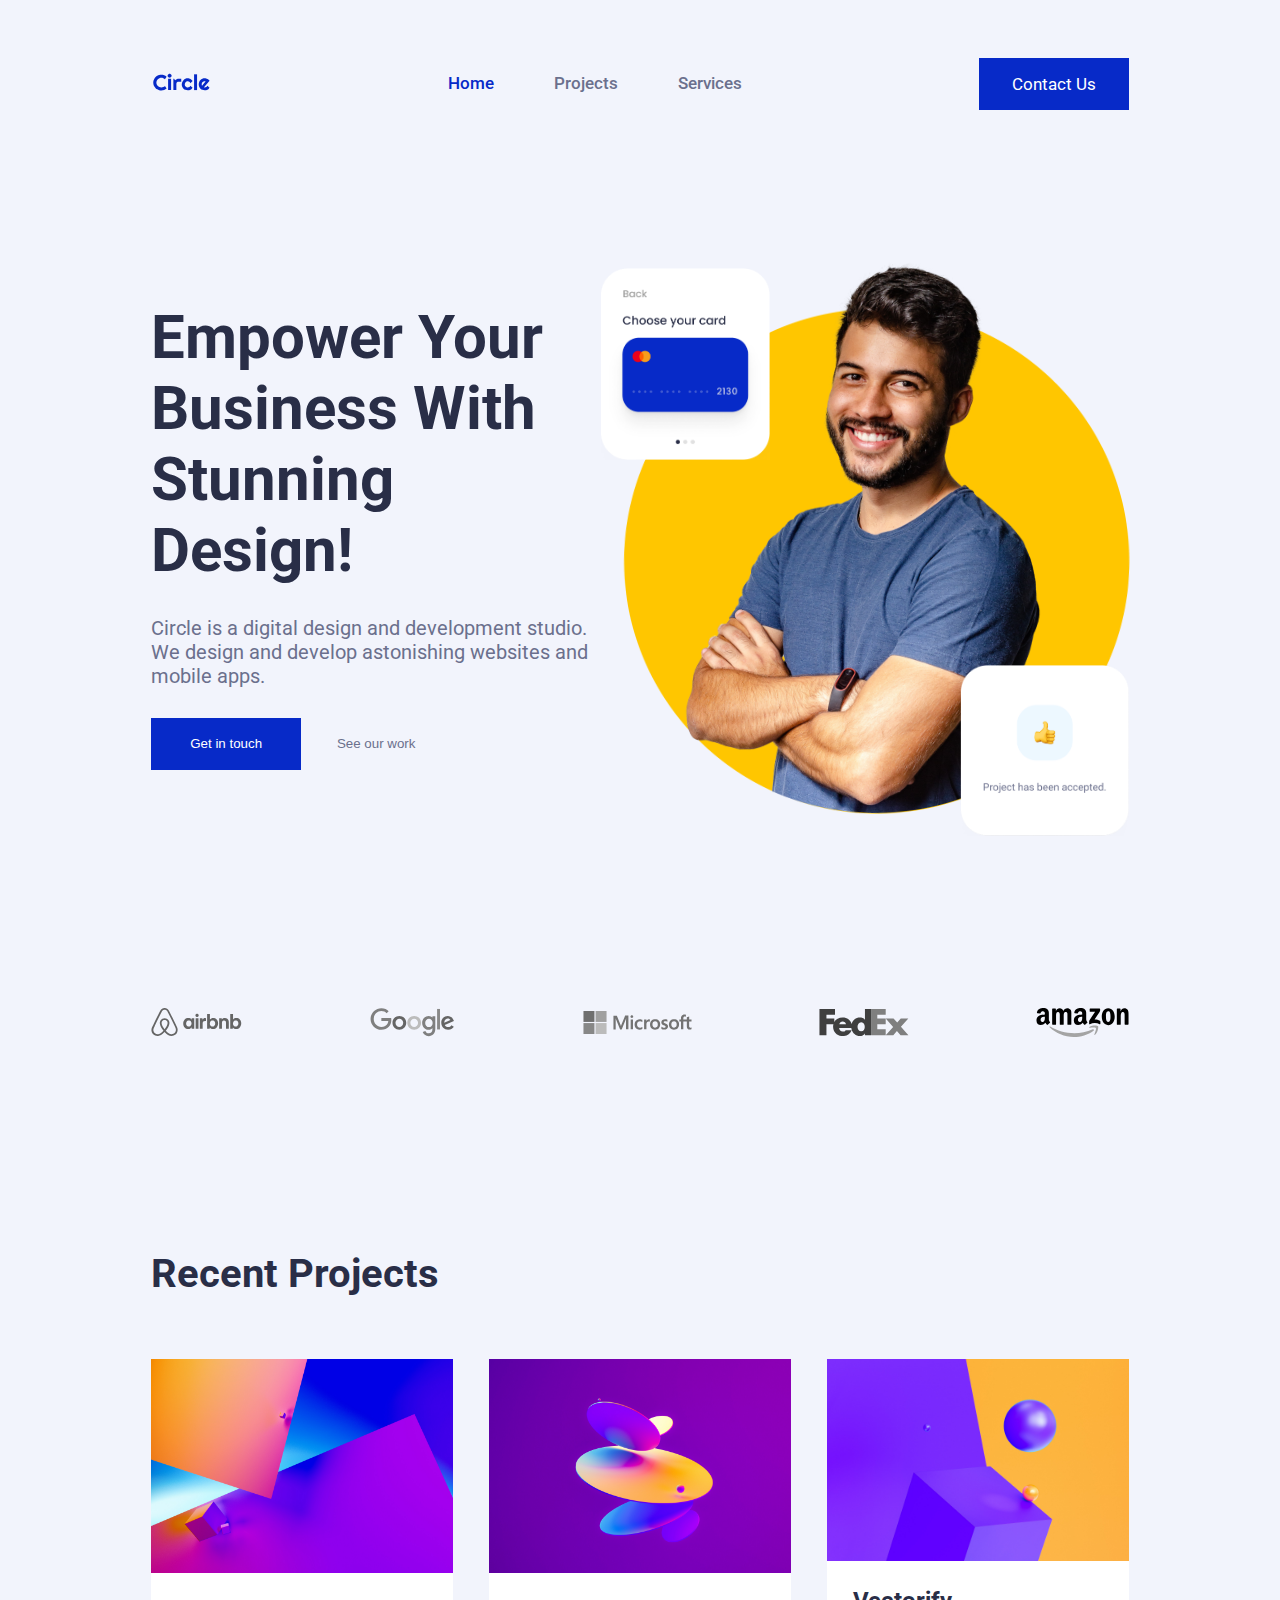
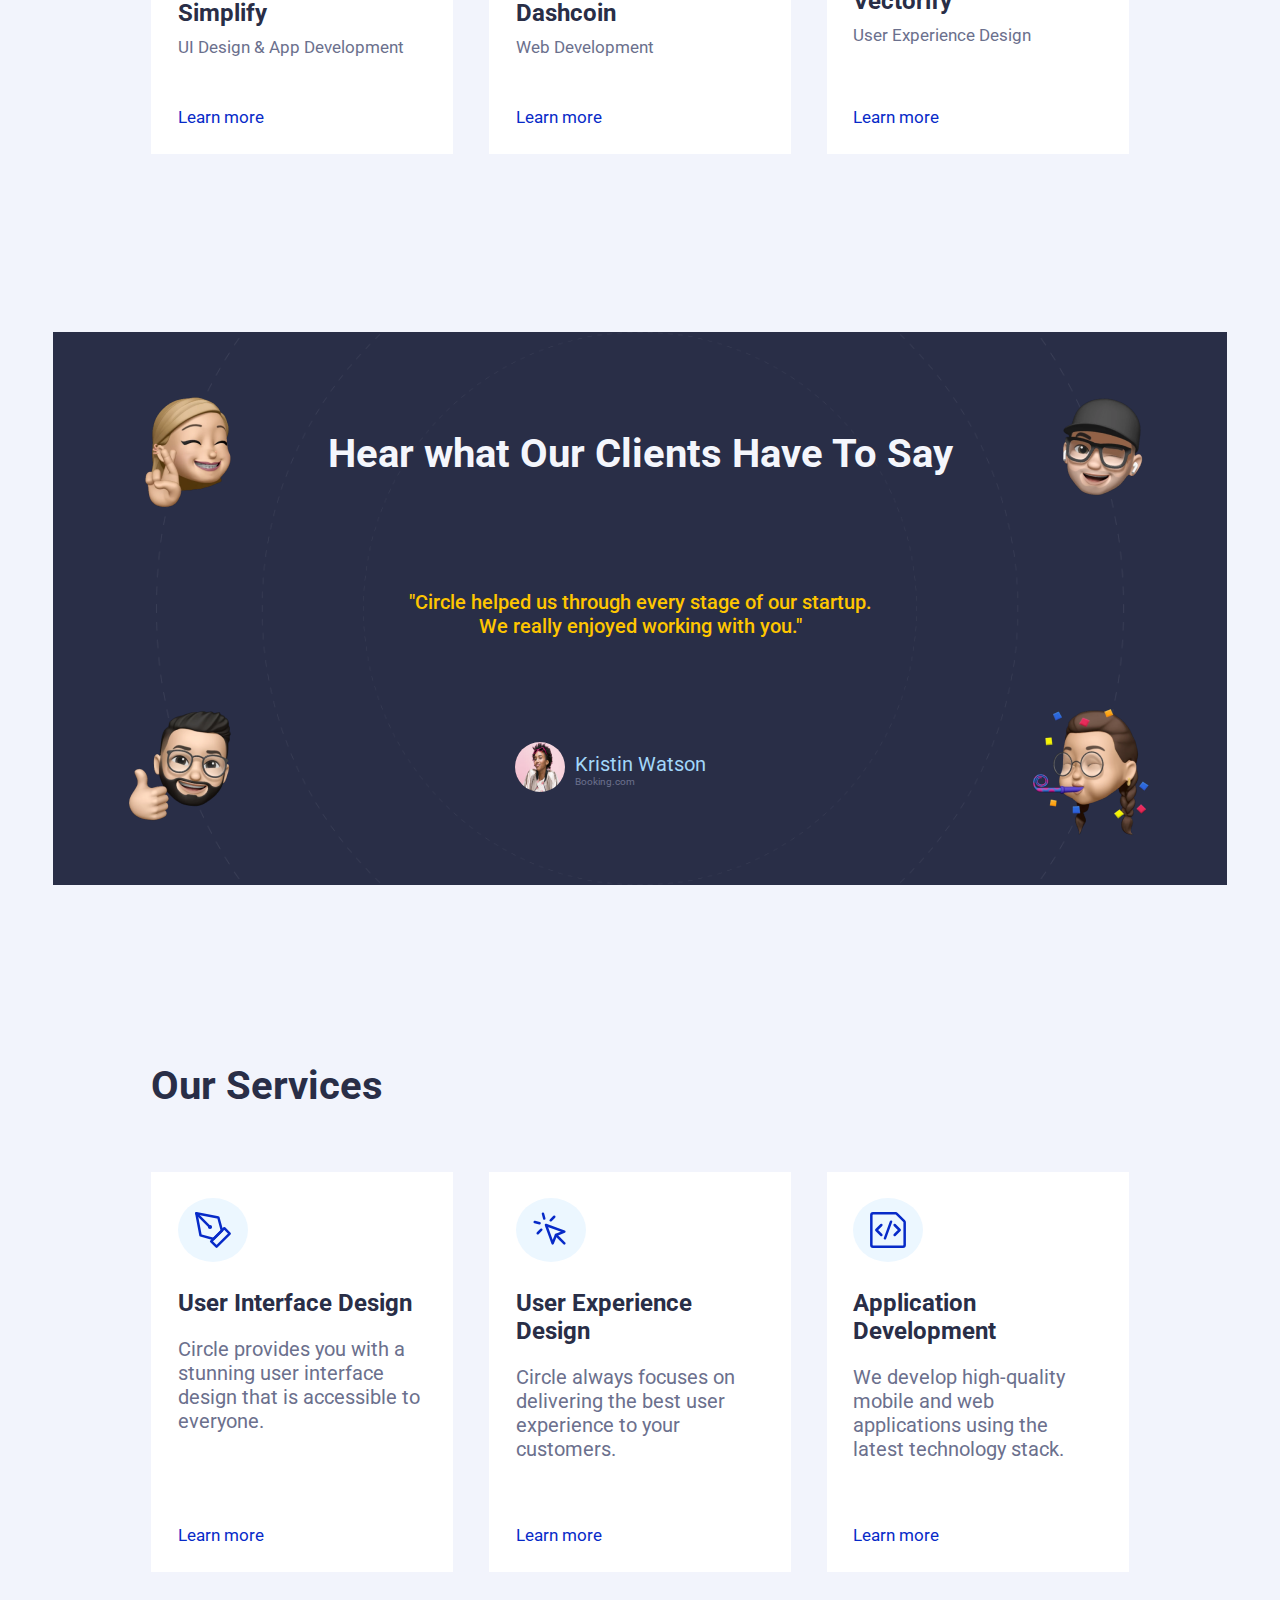
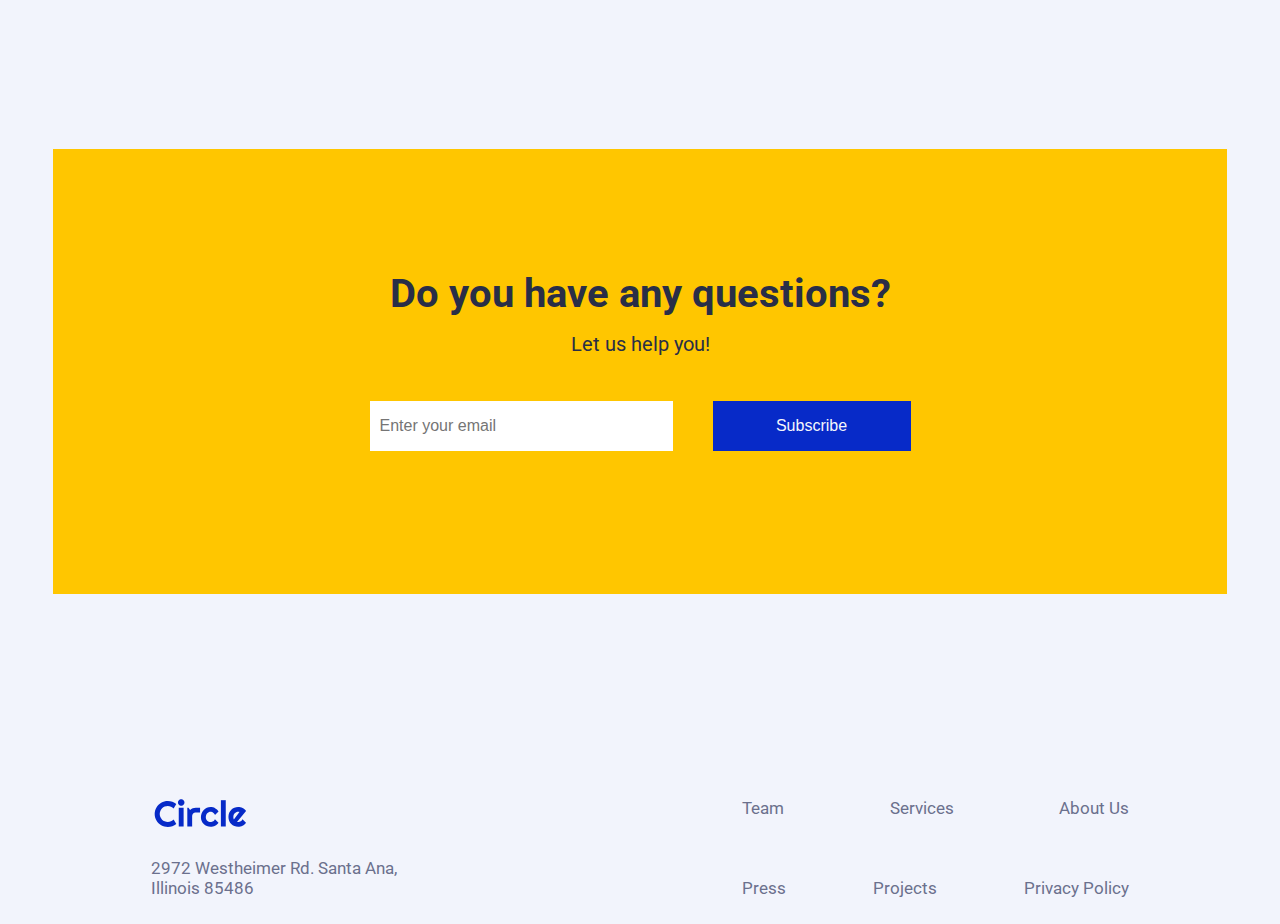
<file: pages/homePage.html>
<!DOCTYPE html>
<html lang="en">
    <head>
        <meta charset="UTF-8">
        <meta name="viewport" content="width=device-width, initial-scale=1.0">
        <title>Document</title>
        <link rel="stylesheet" href="./styles/_colors.css">
        <link rel="stylesheet" href="./styles/_fonts.css">
        <link rel="stylesheet" href="homePage.css">
        <script src="./homePage.js" defer></script>
    </head>
    <body>
        <header>
            <nav class = "logo">
                <img src="../projectAssets/logos/circle.svg" alt="Logo-circle">
            </nav>
            <nav class="nav-container">
                <div class = "menu">
                    <ul>
                        <li><a id="homeLink" href="#">Home</a></li>
                        <li><a id="goToProjects" href="#">Projects</a></li>
                        <li><a id="goToServices" href="#">Services</a></li>
                    </ul>
                </div>
                <div class="hamburger-menu" id="hamburgerMenu">
                    <span></span>
                    <span></span>
                    <span></span>
                </div>
            </nav>
            <button class="contact-button" id="contactButton">Contact Us</button>
        </header>
        
        <section>
        <div class = "heroSection">
            <div class="text-heroSection">
                <h1>Empower Your Business With Stunning Design!</h1>
                <p>Circle is a digital design and development studio. We design and develop astonishing websites and mobile apps.</p>
                <div class="buttons">
                    <button class="buttonA" id="goToContact">Get in touch</button>
                    <button class="buttonB" id="goToProjectsSeccion">See our work</button>
                </div>
            </div>            
            
            <div class="images-heroSection">
                <img class="xulo"  src="../projectAssets/hero-section/hero-image.png" alt="Hero Image">
                <img class="targeta" src="../projectAssets/hero-section/card-1.png" alt="Hero Image 2">
                <img class="dit" src="../projectAssets/hero-section/card-2.png" alt="Hero Image 3">
            </div>
        </div>
        </section>
        <section class = "clientSection">
            <div class = "clientLogos">
                
                    <div>
                        <img class="airbnb" src="../projectAssets/logos/airbnb-logo.svg" alt="Client 1">
                    </div>
                    <div>
                        <img class="google" src="../projectAssets/logos/google-logo.svg" alt="Client 2">
                    </div>
                    <div>
                        <img class="microsoft" src="../projectAssets/logos/microsoft-logo.svg" alt="Client 3">
                    </div>
                    <div>
                        <img class="fedex" src="../projectAssets/logos/fedex-logo.svg" alt="Client 4">
                    </div>
                    <div>
                        <img class="amazon" src="../projectAssets/logos/amazon-logo.svg" alt="Client 5">
                    </div>
                
            </div>
        </section>
        <section class = "projectSection" id="projects">
            <h3>Recent Projects</h3>
            <div class = "projectCards">
                <div class = "projectCard">
                    <img src="../projectAssets/projects-section/1.jpg" alt="Project 1">
                    <div class="text-card">
                        <h4>Simplify</h4>
                        <p>UI Design & App Development</p>
                        <a id="goToSimplify" href="#">Learn more</a>
                    </div>
                </div>
                <div class = "projectCard">
                    <img src="../projectAssets/projects-section/2.jpg" alt="Project 2">
                    <div class="text-card">
                        <h4>Dashcoin</h4>
                        <p>Web Development</p>
                        <a data-id="2" href="#">Learn more</a>
                    </div>
                </div>
                <div class = "projectCard">
                    <img src="../projectAssets/projects-section/3.jpg" alt="Project 3">
                    <div class="text-card">
                        <h4>Vectorify</h4>
                        <p>User Experience Design</p>
                        <a data-id="3" href="#">Learn more</a>
                    </div>
                </div>
            </div>
        </section>
        <section>
            <div class = "TestimonialSection">
                <div class="letters">
                    <h3>Hear what Our Clients Have To Say</h3>
                    <p class="yellow-text">"Circle helped us through every stage of our startup.<br>We really enjoyed working with you."</p>     
                    <div class = "client-info">
                        <p class="client1">Kristin Watson</p>
                        <p class="source">Booking.com</p>
                        <img src="..\projectAssets\testimonial-section\profile.png" alt="Kristin picture">
                    </div>
                </div>
                <div class = "emojis">
                    <div class="row">
                        <img src="..\projectAssets\testimonial-section\memoji-1.png" alt="Emoji 1">
                        <img src="..\projectAssets\testimonial-section\memoji-2.png" alt="Emoji 2">
                    </div>
                    <div class="row">
                        <img src="..\projectAssets\testimonial-section\memoji-3.png" alt="Emoji 3">
                        <img src="..\projectAssets\testimonial-section\memoji-4.png" alt="Emoji 4">    
                    </div>
                </div>
            </div>
        </section>
        <section class="serviceSection" id="servicesPart">
            <h3>Our Services</h3>
            <div class="services">
                <div class="serviceCard">
                    <div class="icon-round">
                        <img src="../projectAssets/services-section/icons/1.svg">
                    </div>
                    <div class="text-card-service">
                        <h4>User Interface Design</h4>
                        <p>Circle provides you with a stunning user interface design that is accessible to everyone.</p>
                        <a id="error" href="#">Learn more</a>
                    </div>
                </div>
                <div class="serviceCard">
                    <div class="icon-round">
                        <img src="../projectAssets/services-section/icons/2.svg">
                    </div>
                    <div class="text-card-service">
                        <h4>User Experience Design</h4>
                        <p>Circle always focuses on delivering the best user experience to your customers.</p>
                        <a id="error" href="#">Learn more</a>
                    </div>
                </div>
                <div class="serviceCard">
                    <div class="icon-round">
                        <img src="../projectAssets/services-section/icons/3.svg">
                    </div>
                    <div class="text-card-service">
                        <h4>Application Development</h4>
                        <p>We develop high-quality mobile and web applications using the latest technology stack.</p>
                        <a id="error" href="#">Learn more</a>
                    </div>
            </div>
        </section>
        <section class="CTASection">
            <div>
                <h3>Do you have any questions?</h3>
                <p>Let us help you!</p>
                <form id="subscribeForm">
                    <input type="email" id="email" placeholder="Enter your email" required>
                    <span class="error" id="emailError"></span>
                    <button type="submit">Subscribe</button>
                </form>
            </div>
        </section>
        
        <footer class="footer">
            <div class="leftside">
                <img src="../projectAssets/logos/circle.svg" alt="Logo-circle">
                <p>2972 Westheimer Rd. Santa Ana, <br>Illinois 85486</p>
            </div>
            <div class="rightside">
                <ul class="raw">
                    <li><a id="error" href="./error.html">Team</a></li>
                    <li><a id="goToServicesB" href="#servicesPart">Services</a></li>
                    <li><a id="error" href="./error.html">About Us</a></li>
                </ul>
                <ul class="raw">
                    <li><a id="error" href="./error.html">Press</a></li>
                    <li><a id="goToProjectsB" href="#projects">Projects</a></li>
                    <li><a id="error" href="./error.html">Privacy Policy</a></li>
                </ul>
            </div>
        </footer>
        <script src="homePage.js"></script>
    </body>
</html>
</file>
<file: pages/styles/_colors.css>
/*
Colors:

Accent: 43D2FF
Primary/Default: 072AC8
Primary/Hover: A2D6F9
Primary/tapped: D1EDFF
Neutral-dark: 292E47
Neutral-medium: 6B708D
Neutral-light: F2F4FC
Neutral-lightBlue: ECF7FF
Secondary/1: FFC6DD

In the following way you can call the colors in your CSS file: 
And also in the html file with: background-color: var(--color-primary-default);
*/
:root {
    --color-accent: #43D2FF;
    --color-bottons: #072AC8;
    --color-client1: #A2D6F9;
    --color-primary-tapped: #D1EDFF;
    --color-neutral-dark: #292E47;
    --color-neutral-medium: #6B708D;
    --color-background: #F2F4FC;
    --color-neutral-lightBlue: #ECF7FF;
    --color-yellow-questions: #FFC600;
    --color-secondary-1: #FFC6DD;
    --color-titles: #292E47;
    --color-texts: #6B708D;
    --color-text-white: #F4F6FC;
    --color-rectangle-service: #FFFFFF;
    --color-botton-letters-dark: #6B708D;
}
</file>
<file: pages/styles/_fonts.css>
/* fonts: 
h1: roboto Bold 60 
h2: roboto Bold 50
h3: roboto Bold 40
h4: roboto Bold 24

body-intro: roboto Medium 22
body-intro 2: Roboto Regular 20

headline-text: roboto Regular 17
Headline-text 2; roboto medium 17
caption 1 : roboto Regular 15
caption 2: roboto Medium 13
*/

/* variables.css */
@import url('https://fonts.googleapis.com/css2?family=Roboto:wght@400;500;700&display=swap');

:root {
  --font-roboto: 'Roboto', sans-serif;
  --font-weight-bold: 700;
  --font-weight-medium: 500;
  --font-weight-regular: 400;

  --h1-font-size: 3.75rem;
  --h2-font-size: 3.125rem;
  --h3-font-size: 2.5rem;
  --h4-font-size: 1.5rem; /* 24px */
  --body-intro-font-size: 1.375rem; /* 22px */
  --body-hero-font-size: 1.25rem; /* 20px */
  --headline-text-font-size: 1.0625rem; /* 17px */
  --caption-1-font-size: 0.9375rem; /* 15px */
  --caption-2-font-size: 0.8125rem; /* 13px */
}

/* h1 {
  font-family: var(--font-roboto);
  font-weight: var(--font-weight-bold);
  font-size: var(--h1-font-size);
}

h2 {
  font-family: var(--font-roboto);
  font-weight: var(--font-weight-bold);
  font-size: var(--h2-font-size);
}

h3 {
  font-family: var(--font-roboto);
  font-weight: var(--font-weight-bold);
  font-size: var(--h3-font-size);
}

h4 {
  font-family: var(--font-roboto);
  font-weight: var(--font-weight-bold);
  font-size: var(--h4-font-size);
}

.body-intro {
  font-family: var(--font-roboto);
  font-weight: var(--font-weight-medium);
  font-size: var(--body-intro-font-size);
}

.body-intro-2 {
  font-family: var(--font-roboto);
  font-weight: var(--font-weight-regular);
  font-size: var(--body-intro-2-font-size);
}

.headline-text {
  font-family: var(--font-roboto);
  font-weight: var(--font-weight-regular);
  font-size: var(--headline-text-font-size);
}

.headline-text-2 {
  font-family: var(--font-roboto);
  font-weight: var(--font-weight-medium);
  font-size: var(--headline-text-font-size);
}

.caption-1 {
  font-family: var(--font-roboto);
  font-weight: var(--font-weight-regular);
  font-size: var(--caption-1-font-size);
}

.caption-2 {
  font-family: var(--font-roboto);
  font-weight: var(--font-weight-medium);
  font-size: var(--caption-2-font-size);
} */
</file>
<file: pages/homePage.css>
/* Margins and pagging reset*/
* {
  margin: 0px;
  padding: 0px;
  box-sizing: border-box;
}

/* MOBILE FIRST */
body {
  background-color: var(--color-background);
  margin: 0px;
  padding: 0px;
  width: 100vw;
}

/* Letter types */
h1 {
  font-family: var(--font-roboto);
  font-weight: var(--font-weight-bold);
  font-size: 24px;
  color: var(--color-titles);
}

h2 {
  font-family: var(--font-roboto);
  font-weight: var(--font-weight-bold);
  font-size: 20px;
  color: var(--color-titles);
}

h3 {
  font-family: var(--font-roboto);
  font-weight: var(--font-weight-bold);
  font-size: 18px;
  color: var(--color-titles);
}

h4 {
  font-family: var(--font-roboto);
  font-weight: var(--font-weight-bold);
  font-size: 16px;
  color: var(--color-titles);
}

p {
  font-family: var(--font-roboto);
  font-weight: var(--font-weight-regular);
  font-size: 12px;
  color: var(--color-texts);
}

a {
  color: var(--color-bottons);
  font-weight: var(--font-weight-regular);
  font-size: 10px;
  font-family: var(--font-roboto);
}

/* HEADER*/
header {
  display: flex;
  justify-content: space-between;
  align-items: center;
  padding: 3.61vw 11.81vw 0px 11.81vw; /* 170px / 1440px * 100 */
  width: 100vw;
}

header .logo {
  width: auto; 
}

header .menu {
  display: none; /* Oculta el menú en móviles */
  position: fixed;
  top: 30px; 
  right: 10vw; 
  background-color: #fff; 
  padding: 10px; 
}

header .menu ul {
  list-style: none;
  padding: 0px;
}

header .menu ul li {
  margin: 15px 0;
}

header .menu ul li a {
  text-decoration: none;
}

header .menu.active { 
  display:block;
}

header .contact-button {
  display: none;
}

/* Menu con icono de hamburguesa */
.hamburger-menu {
  display: flex;
  flex-direction: column;
  justify-content: space-around;
  width: 30px;
  height: 25px;
  cursor: pointer;
}

.hamburger-menu span {
  width: 100%;
  height: 4px;
  background-color: #333; /* Color de las barras */
  border-radius: 5px; /* Esquinas redondeadas para un mejor estilo */
}

#homeLink {
  color: var(--color-bottons);
}
  
/*HERO SECTION */
.heroSection {
  margin: 6.94vw 0px 0px 0px; /* 100px / 1440px * 100 */
  padding: 0px 11.81vw; /* 170px / 1440px * 100 */
  height: auto;
  }

.text-heroSection {
  display: flex;
  flex-direction: column;
  justify-content: center;
  gap: 2.08vw;
  position: relative;
}

.buttonA, .buttonB {
  background-color: var(--color-bottons); /* Ajusta el color principal del botón */
  color: var(--color-rectangle-service);
  border: none;
  border-radius: 5px;
  width: 100%; /* Los botones ocupan todo el ancho en móviles */
  cursor: pointer;
}

.images-heroSection {
  display: none;
}

/* CLIENT LOGOS */
.clientSection {
  margin: 9.03vw 0px 13.89vw 0px; /* 130px 0px 200px 0px; */
  padding: 0px 0px;
}

.clientLogos {
  margin: 0px 0px 0px 0px;
  padding: 0px 11.81vw; /* 170px / 1440px * 100 */
  display: flex;
  flex-direction: row;
  justify-content: space-between;
  align-items: center;
  gap: 5.49vw; /* 79px / 1440px * 100 */
  height: auto;
  width: 100%; /* Adjusted to take full width */
}

.airbnb {
  width: 7.13vw; /* 102.67px / 1440px * 100 */
  /* height: 32.02px; */
}

.google {
  width: 6.67vw; /* 96px / 1440px * 100 */
  /* height: 32px; */
}

.microsoft {
  width: 8.54vw; /* 123px / 1440px * 100 */
  /* height: 26px; */
}

.fedex {
  width: 7.01vw; /* 101px / 1440px * 100 */
  /* height: 30px; */
}

.amazon {
  width: 7.22vw; /* 104px / 1440px * 100 */
  /* height: 32px; */
}

.clientLogos img {
  filter: grayscale(100%);
}

/* PROJECTS SECTION */
.projectSection {
  display: flex;
  flex-direction: column;
  justify-content: flex-start;
  align-items: flex-start;
  gap: 4.86vw;
  padding: 0px 11.81vw; /* 170px / 1440px * 100 */
}

.projectCards {
  display: flex;
  flex-grow: 2;
  flex-direction: row;   
  overflow-x: auto; /* Allows scrolling on small screens */
  white-space: nowrap;
  padding: 5px 5px;
  gap: 10px;
  width: 100%; 
}

.projectCard {
  padding: 0px;
  align-items: flex-start;
  display: flex;
  flex-direction: column;
  width: 150px;
  background-color: var(--color-rectangle-service);
  img {
    display: flex;
    width: 150px;
    height: 105.88px;
    height: 100%;
    object-fit: cover;
  }
}

.text-card {
  word-break: break-word;
  white-space: normal;
  display: flex;
  flex-direction: column;
  justify-content: space-between;
  height: 100%;
  align-items: flex-start;
  padding: 2.08vw 2.08vw; /* 30px / 1440px * 100 */ 
  gap: 10px;
}

.text-card a {
  margin-top: auto;
  display: flex;
  flex-direction: column;
  justify-content: flex-end;
  align-self: flex-start;
  text-decoration: none;
}

  
/* TESTIMONIAL SECTION */
.TestimonialSection {
  margin: 13.89vw 4.17vw; /* 200px 60px /1440px */
  background-color: var(--color-neutral-dark);
  position: relative;
  height: 43.19vw; /*43.19vw */
  
  background-image: url('../projectAssets/testimonial-section/orbit.png');
  background-size: cover; /* Ajustamos el tamaño del fondo */
  background-position: center; /* Centramos la imagen */
  background-repeat: no-repeat; /* Evitamos repeticiones */
}

.letters{
  padding: 7.64vw 8.33vw; /* 110px 120px /1440px */
  display: flex;
  flex-direction: column;
  justify-content: space-between;
  text-align: center;  
  height: 100%; 
  h3 {
    color: var(--color-text-white);
  }
}

.yellow-text {
  color: var(--color-yellow-questions); 
  font-weight: var(--font-weight-medium);
}

.client1 {
  color:var(--color-client1);
}

.source {
  font-size: 10px;
}

.TestimonialSection .client-info {
  display: flex;
  flex-direction: column;
  align-items: flex-start; 
  justify-content: center;
  align-self: center;
  position: relative;
}

.TestimonialSection .client-info img {
  width: 30px;
  height: 30px;
  border-radius: 50%;
  position: absolute;
  bottom: -1px;
  left: -35px;
}

.emojis img {
  display: none;
}

/* SERVICE SECTION */
.serviceSection {
  padding: 0px 11.81vw; /* 170px / 1440px * 100 */
  gap: 4.86vw;
  display: flex;
  flex-direction: column;
  justify-content: center;
  align-items: flex-start;
  width: 100%;
}

.services {
  display: flex;
  flex-grow: 2;
  flex-direction: row;   
  overflow-x: scroll; /* Allows scrolling on small screens */
  white-space: nowrap;
  padding: 0px 0px;
  gap: 2.78vw;
  width: 100%;
}

.serviceCard {
  display: flex;
  flex-shrink: 0;
  flex-direction: column;
  padding: 2.78vw 2.08vw; /* y40 x30px / 1440px * 100 */
  background-color: var(--color-rectangle-service);
  width: 180px;
}

.services .serviceCard .icon-round {
  display: flex;
  align-self: flex-start;
  justify-content: center;
  width: 60px;
  height: 60px;
  border-radius: 50%;
  background-color: var(--color-neutral-lightBlue);
}
  

.icon-round img {
  display: flex;
  align-self: center;
  justify-content: center;
  width: 40px;
  height: 40px;
  object-fit: contain;
}

.text-card-service {
  padding: 2.08vw 0px 0px 0px;
  word-break: break-word;
  white-space: normal;
  display: flex;
  flex-direction: column;
  align-items: flex-start;
  height: 100%;
  width: 100%;
  gap: 20px;
}

.text-card-service a {
  margin-top: auto;
  display: flex;
  justify-content: flex-end;
  text-decoration: none;
}


/* CTA section */
.CTASection div {
  margin: 13.89vw 4.17vw 9.03vw; /* 200px 60px 130px /1440px */;
  display: flex;
  flex-direction: column;
  justify-content: center;
  align-items: center;
  background-color: var(--color-yellow-questions);
  gap: 15px;
  padding: 30px 0px;
  p {
    color: var(--color-titles);
  }
}

.CTASection form {
  display: flex;
  justify-content: center;
  flex-direction: column;
  align-items: left;
  padding: 10px;
  width: 90vw;
  gap: 5px;
}

.CTASection input[type="email"] {
  padding: 10px;
  border: 1px solid #ccc;
  border-radius: 5px;
  flex: 1;
}

.CTASection button {
  padding: 10px 20px;
  border: none;
  border-radius: 5px;
  background-color: var(--color-bottons);
  color: var(--color-text-white);
  cursor: pointer;
}

.CTASection button:hover {
  background-color: #072AC89A; /* Optional: Darker green hover effect */
}

 /* FOOTER */
 .footer {
  padding: 3.61vw 11.81vw;
  display: flex;
  justify-content: center;
  flex-direction: column;
  align-items: flex-start;
}

.rightside {
  display: flex;
  flex-direction: column;
  justify-content: flex-start;
  flex-wrap: nowrap;
  width: 100vw;
  height: 7.78vw; /* 112px / 1440px * 100 */
  align-items: flex-start;
}

.raw {
  display: flex;
  flex-direction: row;
  justify-content: space-between;
  flex-wrap: wrap;
  gap: 10px;
  li {
    list-style: none;
    a {
      text-decoration: none;
      color: var(--color-texts)
    }
  }
}

.leftside p {
  font-size: 12px;
  font-style: normal; 
}

/* TABLETS */
@media (min-width: 500px) {
  body {
    font-size: 16px;
  }

  h1 {
    font-size: 40px;
  }
  
  h2 {
    font-size: 30px;
  }
  
  h3 {
    font-size: 25px;
  }
  
  h4 {
    font-size: 20px;
  }

  p {
    font-size: 16px;
  }

  a {
    font-size: 12px;
  }

  /* HEADER */
  header .menu {
    top: 55px;
    right: 11vw;
  }  

  /* HERO SECTION */

  .heroSection {
    margin: 6.94vw 0px 0px 0px; /* 100px / 1440px * 100 */
    padding: 0px 11.81vw; /* 170px / 1440px * 100 */
    display: flex;
    flex-direction: row;
    justify-content: space-between;
    align-items: center;
    flex-wrap: nowrap;
    height: auto;
    gap: 0px;
  }

  .text-heroSection {
    display: flex;
    flex-direction: column;
    justify-content: center;
    align-items: flex-start;
    flex: 1;
    max-width: 46%;
    gap: 30px;
    position: relative;
  }
  
  .buttons {
    display: flex;
    flex-direction: row;
  }

  .images-heroSection {
    flex: 1;
    display: flex;
    justify-content: flex-end;
    align-items: center;
    position: relative;
    max-width: 570px;
  }
  .xulo {
    width: 29.58vw;
    max-width: 370px;
      /* width: 39.58%;  */
      /* height: 637px; */
    transform: rotate(-1.39deg);
  }
  
  .targeta {
    position: absolute;
    width: 10.19vw;
    max-width: 190px;
    /* height: 216px; */
    top: 15px;
    left: 7.5vw;
    padding: 0px;
  }

  .dit {
    width: 10.19vw;
      /* height: 193px; */    
    max-width: 190px;
    position: absolute;
    bottom: -17px;
    right: 0px;
  }
    
  .buttonA {
    border: none;
    border-radius: 0px;
    width: 150px;
    height: 52px;
  }
  
  .buttonB {
    background-color: var(--color-background);
    color: var(--color-botton-letters-dark);
    border: none;
    border-radius: 0px;
    width: 150px;
    height: 52px;
  }

  /* PROJECTS SECTION */
  .projectSection {
    padding: 0px 11.81vw; /* 170px / 1440px * 100 */
    gap: 4.86vw; /* 70px / 1440px * 100 */
  }

  .projectCards {
    gap: 2.78vw; /* 40px / 1440px * 100 */
    padding: 0px 0px;
    width: 100%;
    overflow-x: hidden; /* Allows horizontal scrolling */
    white-space: nowrap; 
  }

  .projectCard {
    width: 23.61vw; /* 340px / 1440px * 100 */
    height: 30.83vw; /* 444px / 1440px * 100 */
    min-height: 230px;
    img {
      width: 23.61vw; /* 340px / 1440px * 100 */
      height: 16.67vw; /* 240px / 1440px * 100 = 16.67vw*/
    }
  }
  
  .text-card {
    padding: 2.08vw 2.08vw; /* 30px / 1440px * 100 */ 
    gap: 10px;
    p {
      font-size: var(--headline-text-font-size);
    }
  }

  /* TESTIMONIAL SECITON */
  .TestimonialSection {
    position: relative;
  }

  .TestimonialSection .client-info img {
    width: 30px;
    height: 30px;
    border-radius: 50%;
    position: absolute;
    bottom: 0px;
    left: -40px;
  }

  .emojis img {
    display: none;
  }

  /* SERVICE SECTION */
  .serviceSection {
    gap: 4.86vw; 
    padding: 0px 11.81vw; /* 170px / 1440px * 100 */
  }

  .services {
    overflow-x: hidden;
  }

  .serviceCard {
    padding: 2.08vw 2.08vw;
    background-color: var(--color-rectangle-service);
    width: 23.61vw; /* 340px / 1440px * 100 */
    height: 26.39vw; /* 380px / 1440px * 100 */
    min-height: 350px;
  }

  .services .serviceCard .icon-round {
    width: 70px;
    height: 80px;
}

  /* CTA section */
  .CTASection div {
    padding: 9.44vw; /* 136px 60px 130px /1440px */
    height: 34.72vw; /* 500px / 1440px * 100 */
    justify-content: space-between;
  }

  .CTASection form {
    flex-direction: row;
    gap: 20px;
    padding: 30px;
    width: 501px;
  }

  .CTASection input[type="email"] {
    padding: 10px;
    border: 0px;
    border-radius: 0px;
    flex: 2;
    font-size: var(--font-weight-regular);
    color: var(--color-titles);
  }

  .CTASection button {
    padding: 15px 37px;
    border: none;
    border-radius: 0px;
    width: 150px;
    height: 50px;
    font-size: var(--font-weight-regular);
  }



  /* FOOTER */
  .footer {
    padding: 2.08vw 11.81vw; /* 30px 170px 100px / 1440px */
    display: flex;
    justify-content: space-between;
    flex-direction: row;
    align-items: flex-end;
    height: 16.80vw; /* 242px / 1440px * 100 */
    margin: 0px;
    width: 100vw;
  }

  .rightside {
    align-items: flex-end;
  }

  .raw {
    width: 40.20vw;
  }
  
}


/* DESKTOPS */
@media (min-width: 1100px) {

  body {
    width: 100vw;
  }
  h1 {
    font-size: var(--h1-font-size);
    }
    
  h2 {
    font-size: var(--h2-font-size);
  }
    
  h3 {
    font-size: var(--h3-font-size);
  }
    
  h4 {
    font-size: var(--h4-font-size);
  }
  
  p {
    font-size: var(--body-hero-font-size);
  }
  
  a {
    color: var(--color-bottons);
    font-weight: var(--font-weight-regular);
    font-size: var(--headline-text-font-size);
    font-family: var(--font-roboto);
  }

  /* HEADER */
  header {
    height: 122px;
    width: 100vw;
    display: flex;
    justify-content: space-between;
    align-self: center;
    position: relative;
  }    
      
  header .logo {
    img {
      width: 60.53px;
      height: 18.46px; 
    }
  }
      
  header .menu {
    display: flex;
    flex-direction: row;
    justify-content: center;
    flex: 2;
    background-color: var(--color-background);
    position: static;
  }
  
  
  header .hamburger-menu {
    display: none;
  }

  header .menu ul {
    display: flex;
    flex-direction: row;
    gap: 60px;
    width: 295px;
  }

  header .menu ul li {
    margin: 0;
    align-self: center;
    height: 22px;
  }

  header .menu ul li a {
    color: var(--color-texts);
    font-weight: var(--font-weight-medium);
    height: 22px;
  } 

  header .contact-button {
    display: flex;
    width: 150px;
    height: 52px;
    border-radius: 0%;
    justify-content: center;
    align-items: center;
    font-weight: var(--font-weight-regular);
    font-size: var(--headline-text-font-size);
    font-family: var(--font-roboto);
    background-color: var(--color-bottons);
    color: var(--color-rectangle-service);
    border: none;
  }

  header .contact-button:hover {
    background-color: #072AC89A;
  }

    /* HERO SECTION */
  .heroSection {
    height: 650px;
  }

  .xulo {
    width: 39.58vw;
    max-width: 570px;
  }

  .targeta {
    width: 13.19vw;
    left: 0%;
  }

  .dit {
    width: 13.19vw;
  }
    

  /* CLIENT SECTION */
  .clientLogos {
    height: 96px;
    width: 100%; /* Adjusted to take full width */
  }
    
  /* PROJECTS SECTION */
  .projectSection {
    padding: 0px 11.81vw; /* 170px / 1440px * 100 */
    gap: 4.86vw; /* 70px / 1440px * 100 */
  }

  .serviceCard {
    min-height: 400px;
  }

   /* TESTIMONIAL SECTION */
  .TestimonialSection .client-info img {
    width: 50px;
    height: 50px;
    bottom: -5px;
    left: -60px;
  }
  
  .emojis {
    position: absolute;
    top: 0;
    left: 0;
    padding: 3.54vw 4.24vw; /* 51px / 1440px * 100 and 61px / 1440px * 100 */
    display: flex;
    flex-direction: column;
    justify-content: space-between;
    width:100%;
    height: 100%;    
  }

  .row {
    display: flex;
    justify-content: space-between;
  }

  .emojis img {
    width: 150px;
    height:150px;
    display: flex;
  }

  /* CTA section */
  .CTASection form {
    width: 601px;
  }

  .CTASection input[type="email"] {
    flex: 1;
  }

  .CTASection button {
    width: 198px;
  }

  /* FOOTER */
  .rightside {
    align-items: flex-end;
    justify-content: space-between;
  }

  .raw {
    width: 30.21vw;
    justify-content: space-between;
    
  }
  
  .leftside {
    display: flex;
    flex-direction: column;
    justify-content: space-between;
    align-items: flex-start;
    gap: 30px;
    width: 30.21vw;
    min-width: 350px;
    height: 7.78vw; /* 112px / 1440px * 100 */
  }
  
  .leftside p {
    font-size: var(--headline-text-font-size);
    font-style: normal; 
  }
   .leftside img {
    width: 98.38px;
    height: 30px;
  }

}
</file>
